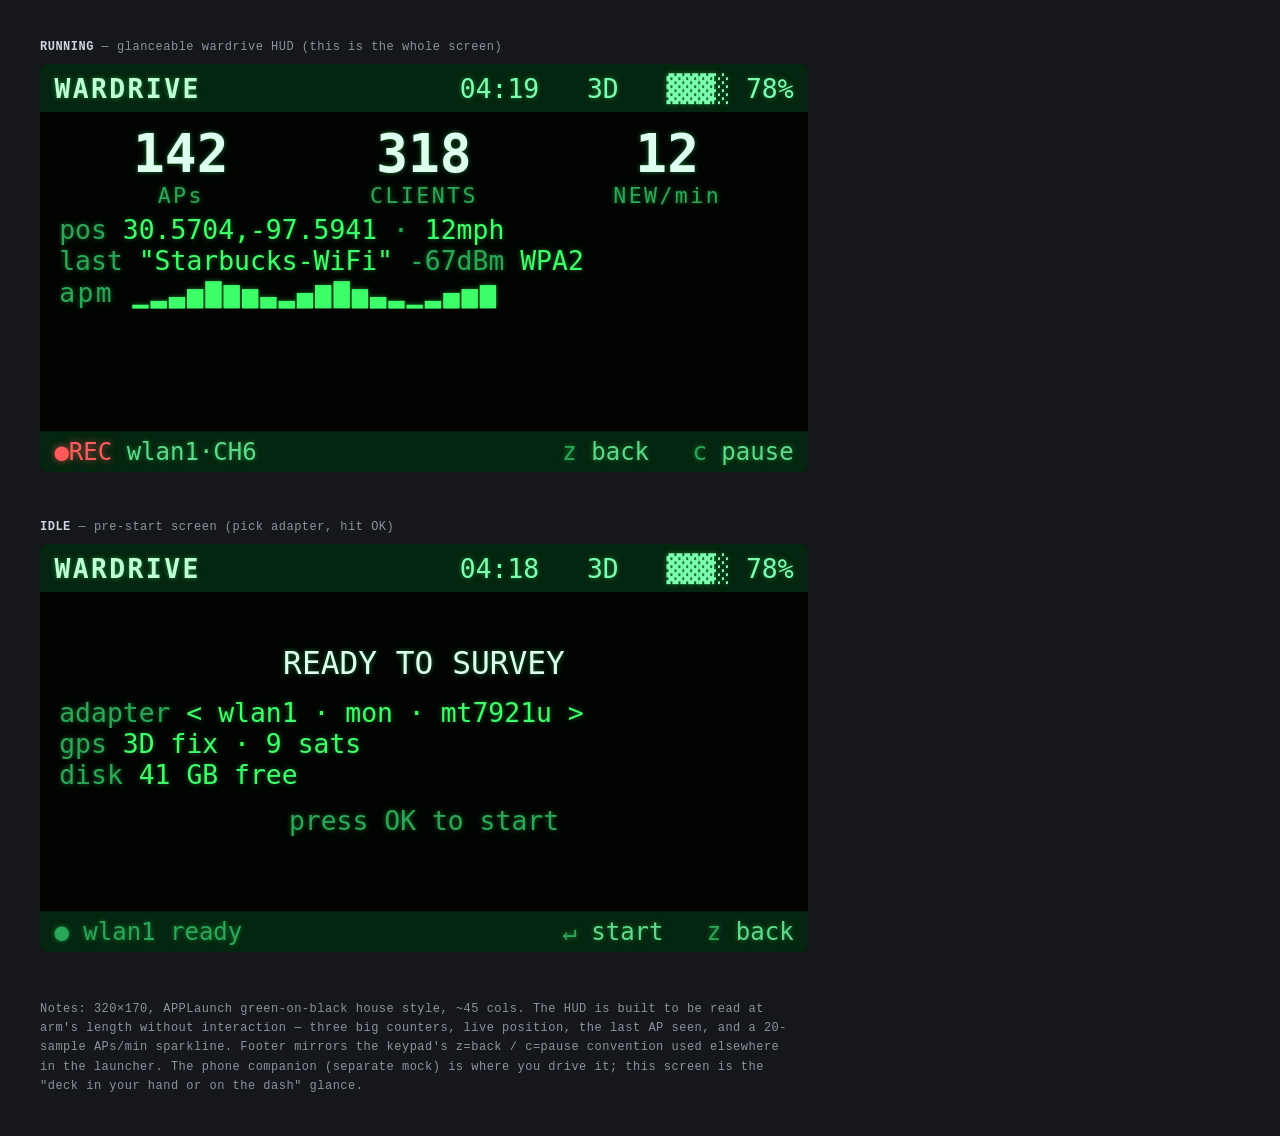
<file: design/wardrive-lcd.html>
<!doctype html>
<html lang="en">
<head>
<meta charset="utf-8">
<title>Wardrive — on-screen (LCD) mockup</title>
<style>
  body { margin:0; background:#15171a; color:#9aa; font:14px ui-monospace,Menlo,monospace;
         display:flex; flex-wrap:wrap; gap:48px; padding:40px; align-items:flex-start; }
  .stage { display:flex; flex-direction:column; gap:10px; }
  .cap { color:#8a93a0; font-size:12px; letter-spacing:.5px; }
  .cap b { color:#cdd6e0; }

  /* The CZ LCD is exactly 320x170 RGB565. Build at true size, scale the
     wrapper so the reviewer can read it; text metrics stay authentic. */
  .scaler { transform: scale(2.4); transform-origin: top left; }
  .reserve { width: 768px; height: 408px; }   /* 320*2.4 x 170*2.4 */

  .lcd {
    width:320px; height:170px; box-sizing:border-box;
    background:#020402; color:#3dff6a; overflow:hidden; position:relative;
    font:11px/13px ui-monospace,"DejaVu Sans Mono",monospace;
    padding:0; text-shadow:0 0 2px rgba(61,255,106,.45);
    border-radius:3px;
  }
  .lcd .bar { display:flex; justify-content:space-between; align-items:center;
              padding:2px 6px; background:#04250f; color:#7dffb0; height:16px; }
  .lcd .bar .t { color:#bfffd6; letter-spacing:1px; font-weight:bold; }
  .lcd .body { padding:4px 8px; }
  .lcd .big { display:flex; justify-content:space-between; margin:3px 0 1px; }
  .lcd .big .cell { text-align:center; flex:1; }
  .lcd .big .n { font-size:22px; line-height:22px; color:#defff0; font-weight:bold; }
  .lcd .big .l { font-size:9px; color:#2aa757; letter-spacing:1px; }
  .lcd .line { white-space:nowrap; overflow:hidden; }
  .lcd .dim { color:#2aa757; }
  .lcd .spark { letter-spacing:1px; color:#3dff6a; }
  .lcd .foot { position:absolute; bottom:0; left:0; right:0; height:15px;
               display:flex; justify-content:space-between; align-items:center;
               padding:1px 6px; background:#04250f; color:#5fd98a; font-size:10px; }
  .rec { color:#ff5a5a; text-shadow:0 0 3px rgba(255,90,90,.7); }
  .idle .n { color:#2aa757; }
  .idle .rec { color:#2aa757; text-shadow:none; }
</style>
</head>
<body>

<div class="stage">
  <div class="cap"><b>RUNNING</b> — glanceable wardrive HUD (this is the whole screen)</div>
  <div class="reserve"><div class="scaler">
    <div class="lcd">
      <div class="bar">
        <span class="t">WARDRIVE</span>
        <span>04:19 &nbsp; <span>3D</span> &nbsp; ▓▓▓░ 78%</span>
      </div>
      <div class="body">
        <div class="big">
          <div class="cell"><div class="n">142</div><div class="l">APs</div></div>
          <div class="cell"><div class="n">318</div><div class="l">CLIENTS</div></div>
          <div class="cell"><div class="n">12</div><div class="l">NEW/min</div></div>
        </div>
        <div class="line"><span class="dim">pos </span>30.5704,-97.5941 <span class="dim">·</span> 12mph</div>
        <div class="line"><span class="dim">last</span> "Starbucks-WiFi" <span class="dim">-67dBm</span> WPA2</div>
        <div class="line spark"><span class="dim">apm </span>▁▂▃▅▇▆▅▃▂▄▆▇▅▃▂▁▂▄▅▆</div>
      </div>
      <div class="foot">
        <span><span class="rec">●REC</span> wlan1·CH6</span>
        <span><span class="dim">z</span> back &nbsp; <span class="dim">c</span> pause</span>
      </div>
    </div>
  </div></div>
</div>

<div class="stage">
  <div class="cap"><b>IDLE</b> — pre-start screen (pick adapter, hit OK)</div>
  <div class="reserve"><div class="scaler">
    <div class="lcd idle">
      <div class="bar">
        <span class="t">WARDRIVE</span>
        <span>04:18 &nbsp; <span>3D</span> &nbsp; ▓▓▓░ 78%</span>
      </div>
      <div class="body">
        <div class="line" style="margin-top:6px">&nbsp;</div>
        <div class="line" style="text-align:center;color:#defff0;font-size:13px">READY TO SURVEY</div>
        <div class="line" style="margin-top:8px"><span class="dim">adapter</span> &lt; wlan1 · mon · mt7921u &gt;</div>
        <div class="line"><span class="dim">gps    </span> 3D fix · 9 sats</div>
        <div class="line"><span class="dim">disk   </span> 41 GB free</div>
        <div class="line" style="margin-top:6px;text-align:center;color:#2aa757">press OK to start</div>
      </div>
      <div class="foot">
        <span class="dim">●  wlan1 ready</span>
        <span><span class="dim">↵</span> start &nbsp; <span class="dim">z</span> back</span>
      </div>
    </div>
  </div></div>
</div>

<div class="cap" style="flex-basis:100%;max-width:760px;line-height:1.6">
  Notes: 320×170, APPLaunch green-on-black house style, ~45 cols. The HUD is
  built to be read at arm's length without interaction — three big counters,
  live position, the last AP seen, and a 20-sample APs/min sparkline.
  Footer mirrors the keypad's z=back / c=pause convention used elsewhere in the
  launcher. The phone companion (separate mock) is where you drive it; this
  screen is the "deck in your hand or on the dash" glance.
</div>

</body>
</html>
</file>
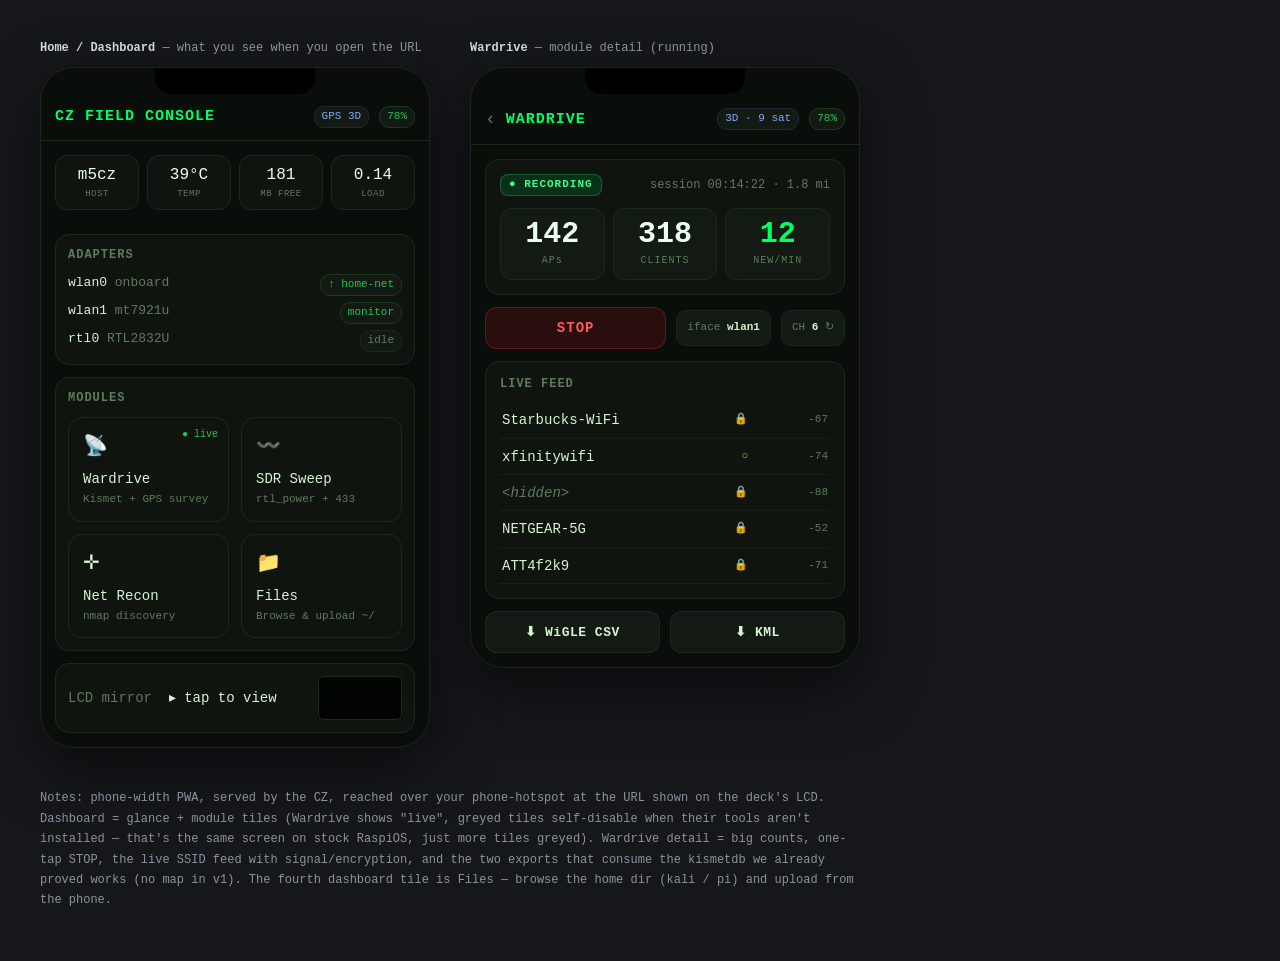
<file: design/wardrive-web.html>
<!doctype html>
<html lang="en">
<head>
<meta charset="utf-8">
<meta name="viewport" content="width=device-width, initial-scale=1">
<title>Wardrive — phone companion mockup</title>
<style>
  :root{
    --bg:#0a0e0a; --panel:#0f140f; --panel2:#131a13; --line:#1c2a1c;
    --fg:#d6f5d3; --dim:#5f7a5d; --accent:#00ff66; --accent2:#23c552;
    --danger:#ff5a5a; --warn:#ffd23d; --lock:#7da7ff;
  }
  *{box-sizing:border-box}
  body{margin:0;background:#15171a;color:var(--fg);
       font:14px/1.45 ui-monospace,Menlo,Consolas,monospace;
       display:flex;gap:40px;flex-wrap:wrap;padding:40px;align-items:flex-start}
  .cap{color:#8a93a0;font-size:12px;margin-bottom:10px}
  .cap b{color:#cdd6e0}

  .phone{width:390px;background:var(--bg);border-radius:34px;border:1px solid #222;
         overflow:hidden;box-shadow:0 20px 60px rgba(0,0,0,.5)}
  .notch{height:26px;background:#000;border-radius:0 0 16px 16px;width:160px;margin:0 auto}

  .appbar{display:flex;align-items:center;gap:10px;padding:12px 14px;border-bottom:1px solid var(--line)}
  .appbar .back{color:var(--dim);font-size:18px}
  .appbar h1{font-size:15px;margin:0;letter-spacing:1px;color:var(--accent);flex:1}
  .pill{font-size:11px;padding:2px 7px;border-radius:10px;background:var(--panel2);border:1px solid var(--line);color:var(--dim)}
  .pill.ok{color:var(--accent2);border-color:#1c3a1c}
  .pill.gps{color:var(--lock);border-color:#1c2a3a}

  .wrap{padding:14px;display:grid;gap:12px}
  .card{background:var(--panel);border:1px solid var(--line);border-radius:14px;padding:14px}
  .card h2{margin:0 0 10px;font-size:12px;letter-spacing:1px;color:var(--dim);text-transform:uppercase;font-weight:600}

  .statusrow{display:flex;align-items:center;gap:10px;margin-bottom:12px}
  .badge{font-size:11px;font-weight:700;letter-spacing:1px;padding:3px 9px;border-radius:8px}
  .badge.run{background:#0b3018;color:#39ff8a;box-shadow:0 0 0 1px #195e33 inset}
  .timer{color:var(--dim);font-size:12px;margin-left:auto}

  .counts{display:flex;gap:8px}
  .count{flex:1;text-align:center;background:var(--panel2);border:1px solid var(--line);border-radius:12px;padding:10px 4px}
  .count .n{font-size:30px;line-height:1;color:#eafff2;font-weight:700}
  .count .l{font-size:10px;color:var(--dim);letter-spacing:1px;margin-top:5px}
  .count.delta .n{color:var(--accent)}

  .map{height:150px;border-radius:12px;border:1px solid var(--line);position:relative;overflow:hidden;
       background:
        radial-gradient(circle at 30% 40%, #12351f 0 2px, transparent 3px),
        radial-gradient(circle at 62% 30%, #123a22 0 2px, transparent 3px),
        radial-gradient(circle at 48% 62%, #1c5234 0 3px, transparent 4px),
        radial-gradient(circle at 72% 68%, #123a22 0 2px, transparent 3px),
        radial-gradient(circle at 20% 70%, #123a22 0 2px, transparent 3px),
        linear-gradient(#0c130c,#0c130c)}
  .map .me{position:absolute;left:48%;top:60%;width:10px;height:10px;border-radius:50%;
           background:var(--accent);box-shadow:0 0 0 4px rgba(0,255,102,.18)}
  .map .live{position:absolute;top:8px;right:8px;font-size:10px;color:var(--accent2);
             background:#06140a;border:1px solid #1c3a1c;border-radius:8px;padding:2px 7px}
  .map .trail{position:absolute;left:18%;top:74%;width:42%;height:1px;background:linear-gradient(90deg,transparent,#1c5234);transform:rotate(-18deg)}

  .controls{display:flex;gap:10px;align-items:center}
  .btn{flex:1;text-align:center;padding:13px;border-radius:12px;font-weight:700;letter-spacing:1px;border:none;font-family:inherit;font-size:14px}
  .btn.stop{background:#2a0d0d;color:var(--danger);box-shadow:0 0 0 1px #5e1919 inset}
  .btn.start{background:#0b3018;color:#39ff8a;box-shadow:0 0 0 1px #195e33 inset}
  .chip{font-size:11px;color:var(--dim);background:var(--panel2);border:1px solid var(--line);border-radius:10px;padding:9px 10px;white-space:nowrap}
  .chip b{color:var(--fg)}

  .feed{display:grid;gap:1px}
  .ssid{display:flex;align-items:center;gap:8px;padding:7px 2px;border-bottom:1px dotted var(--line)}
  .ssid .nm{flex:1;overflow:hidden;text-overflow:ellipsis;white-space:nowrap}
  .ssid .nm.hidden{color:var(--dim);font-style:italic}
  .ssid .lock{font-size:11px}
  .ssid .lock.open{color:var(--warn)}
  .ssid .lock.wpa{color:var(--lock)}
  .ssid .rssi{font-size:11px;color:var(--dim);width:48px;text-align:right}
  .bars{display:inline-flex;gap:1px;align-items:flex-end;height:12px;width:16px}
  .bars i{width:3px;background:var(--accent2);opacity:.3}
  .bars i.on{opacity:1}

  .export{display:flex;gap:10px}
  .export .btn{background:var(--panel2);color:var(--fg);box-shadow:0 0 0 1px var(--line) inset;font-weight:600;letter-spacing:.5px;font-size:13px}

  /* dashboard tiles */
  .tiles{display:grid;grid-template-columns:1fr 1fr;gap:12px}
  .tile{background:var(--panel);border:1px solid var(--line);border-radius:14px;padding:14px;min-height:96px;position:relative}
  .tile .ic{font-size:20px}
  .tile .nm{margin-top:8px;font-size:14px;color:var(--fg)}
  .tile .ds{font-size:11px;color:var(--dim);margin-top:3px;line-height:1.3}
  .tile.live::after{content:"● live";position:absolute;top:10px;right:10px;font-size:10px;color:var(--accent2)}
  .tile.off{opacity:.5}
  .tile.off::after{content:"needs tool";position:absolute;top:10px;right:10px;font-size:10px;color:var(--dim)}
  .glance{display:flex;gap:8px;margin-bottom:12px}
  .glance .g{flex:1;background:var(--panel);border:1px solid var(--line);border-radius:12px;padding:8px;text-align:center}
  .glance .g .n{font-size:16px;color:#eafff2}
  .glance .g .l{font-size:9px;color:var(--dim);letter-spacing:.5px}
</style>
</head>
<body>

<!-- ============ DASHBOARD ============ -->
<div>
  <div class="cap"><b>Home / Dashboard</b> — what you see when you open the URL</div>
  <div class="phone">
    <div class="notch"></div>
    <div class="appbar">
      <h1>CZ FIELD CONSOLE</h1>
      <span class="pill gps">GPS 3D</span>
      <span class="pill ok">78%</span>
    </div>
    <div class="wrap">
      <div class="glance">
        <div class="g"><div class="n">m5cz</div><div class="l">HOST</div></div>
        <div class="g"><div class="n">39°C</div><div class="l">TEMP</div></div>
        <div class="g"><div class="n">181</div><div class="l">MB FREE</div></div>
        <div class="g"><div class="n">0.14</div><div class="l">LOAD</div></div>
      </div>

      <div class="card" style="padding:12px">
        <h2>Adapters</h2>
        <div style="display:grid;gap:6px;font-size:13px">
          <div style="display:flex;justify-content:space-between"><span>wlan0 <span style="color:var(--dim)">onboard</span></span><span class="pill ok">↑ home-net</span></div>
          <div style="display:flex;justify-content:space-between"><span>wlan1 <span style="color:var(--dim)">mt7921u</span></span><span class="pill ok">monitor</span></div>
          <div style="display:flex;justify-content:space-between"><span>rtl0 <span style="color:var(--dim)">RTL2832U</span></span><span class="pill">idle</span></div>
        </div>
      </div>

      <div class="card" style="padding:12px">
        <h2>Modules</h2>
        <div class="tiles">
          <div class="tile live"><div class="ic">📡</div><div class="nm">Wardrive</div><div class="ds">Kismet + GPS survey</div></div>
          <div class="tile"><div class="ic">〰️</div><div class="nm">SDR Sweep</div><div class="ds">rtl_power + 433</div></div>
          <div class="tile"><div class="ic">✛</div><div class="nm">Net Recon</div><div class="ds">nmap discovery</div></div>
          <div class="tile"><div class="ic">📁</div><div class="nm">Files</div><div class="ds">Browse &amp; upload ~/</div></div>
        </div>
      </div>

      <div class="card" style="padding:12px;display:flex;justify-content:space-between;align-items:center">
        <span><span style="color:var(--dim)">LCD mirror</span> &nbsp;▸ tap to view</span>
        <div style="width:84px;height:44px;border-radius:6px;border:1px solid var(--line);background:#020402"></div>
      </div>
    </div>
  </div>
</div>

<!-- ============ WARDRIVE DETAIL ============ -->
<div>
  <div class="cap"><b>Wardrive</b> — module detail (running)</div>
  <div class="phone">
    <div class="notch"></div>
    <div class="appbar">
      <span class="back">‹</span>
      <h1>WARDRIVE</h1>
      <span class="pill gps">3D · 9 sat</span>
      <span class="pill ok">78%</span>
    </div>
    <div class="wrap">

      <div class="card">
        <div class="statusrow">
          <span class="badge run">● RECORDING</span>
          <span class="timer">session 00:14:22 · 1.8 mi</span>
        </div>
        <div class="counts">
          <div class="count"><div class="n">142</div><div class="l">APs</div></div>
          <div class="count"><div class="n">318</div><div class="l">CLIENTS</div></div>
          <div class="count delta"><div class="n">12</div><div class="l">NEW/MIN</div></div>
        </div>
      </div>

      <div class="controls">
        <button class="btn stop">STOP</button>
        <span class="chip">iface <b>wlan1</b></span>
        <span class="chip">CH <b>6</b> ↻</span>
      </div>

      <div class="card">
        <h2>Live feed</h2>
        <div class="feed">
          <div class="ssid"><span class="nm">Starbucks-WiFi</span><span class="lock wpa">🔒</span><span class="bars"><i class="on"></i><i class="on"></i><i class="on"></i><i></i></span><span class="rssi">-67</span></div>
          <div class="ssid"><span class="nm">xfinitywifi</span><span class="lock open">○</span><span class="bars"><i class="on"></i><i class="on"></i><i></i><i></i></span><span class="rssi">-74</span></div>
          <div class="ssid"><span class="nm hidden">&lt;hidden&gt;</span><span class="lock wpa">🔒</span><span class="bars"><i class="on"></i><i></i><i></i><i></i></span><span class="rssi">-88</span></div>
          <div class="ssid"><span class="nm">NETGEAR-5G</span><span class="lock wpa">🔒</span><span class="bars"><i class="on"></i><i class="on"></i><i class="on"></i><i class="on"></i></span><span class="rssi">-52</span></div>
          <div class="ssid"><span class="nm">ATT4f2k9</span><span class="lock wpa">🔒</span><span class="bars"><i class="on"></i><i class="on"></i><i></i><i></i></span><span class="rssi">-71</span></div>
        </div>
      </div>

      <div class="export">
        <button class="btn">⬇ WiGLE CSV</button>
        <button class="btn">⬇ KML</button>
      </div>

    </div>
  </div>
</div>

<div class="cap" style="flex-basis:100%;max-width:820px;line-height:1.7">
  Notes: phone-width PWA, served by the CZ, reached over your phone-hotspot at the
  URL shown on the deck's LCD. Dashboard = glance + module tiles (Wardrive shows
  "live", greyed tiles self-disable when their tools aren't installed — that's the
  same screen on stock RaspiOS, just more tiles greyed). Wardrive detail = big
  counts, one-tap STOP, the live SSID feed with signal/encryption, and the two
  exports that consume the kismetdb we already proved works (no map in v1). The
  fourth dashboard tile is Files — browse the home dir (kali / pi) and upload
  from the phone.
</div>

</body>
</html>
</file>
